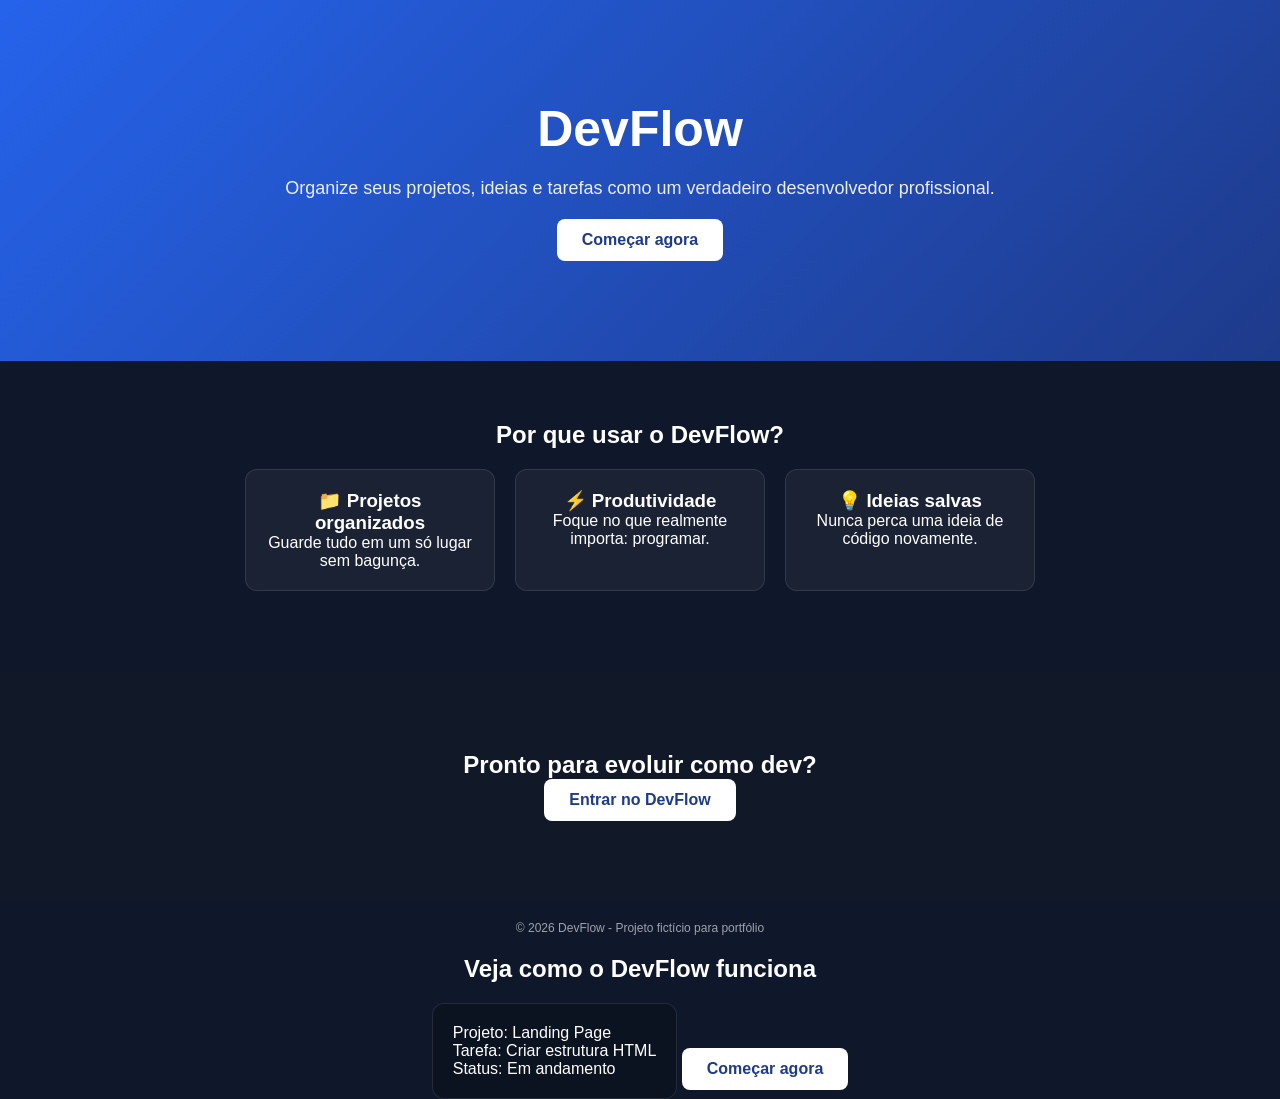
<file: index.html>
<!DOCTYPE html>
<html lang="pt-br">
<head>
  <meta charset="UTF-8">
  <meta name="viewport" content="width=device-width, initial-scale=1.0">
  <title>DevFlow - Organize seus projetos</title>
  <link rel="stylesheet" href="style.css">
</head>
<body>

  <header class="hero">
    <h1>DevFlow</h1>
    <p>Organize seus projetos, ideias e tarefas como um verdadeiro desenvolvedor profissional.</p>
  <a href="dashboard.html" class="btn">
  Começar agora
</a>
  </header>

  <section class="features">
    <h2>Por que usar o DevFlow?</h2>

    <div class="cards">
      <div class="card">
        <h3>📁 Projetos organizados</h3>
        <p>Guarde tudo em um só lugar sem bagunça.</p>
      </div>

      <div class="card">
        <h3>⚡ Produtividade</h3>
        <p>Foque no que realmente importa: programar.</p>
      </div>

      <div class="card">
        <h3>💡 Ideias salvas</h3>
        <p>Nunca perca uma ideia de código novamente.</p>
      </div>
    </div>
  </section>

  <section class="cta">
    <h2>Pronto para evoluir como dev?</h2>
    <a href="#" class="btn">Entrar no DevFlow</a>
  </section>

  <footer>
    <p>© 2026 DevFlow - Projeto fictício para portfólio</p>
  </footer>

</body>
</html
<section class="preview">
  <h2>Veja como o DevFlow funciona</h2>
  <div class="mock">
    <p> Projeto: Landing Page</p>
    <p> Tarefa: Criar estrutura HTML</p>
    <p> Status: Em andamento</p>
  </div>
</section>
<a href="dashboard.html" class="btn">
  Começar agora
</a>
<div id="modal" class="modal">
  <div class="modal-content">
    <h2>Bem-vindo ao DevFlow 🚀</h2>
    <p>Esse é um projeto de portfólio.</p>
    
    <button onclick="fecharModal()">Fechar</button>
  </div>
</div>
<script>
  function abrirModal() {
    document.getElementById("modal").style.display = "flex";
  }
  
  function fecharModal() {
    document.getElementById("modal").style.display = "none";
  }
</file>
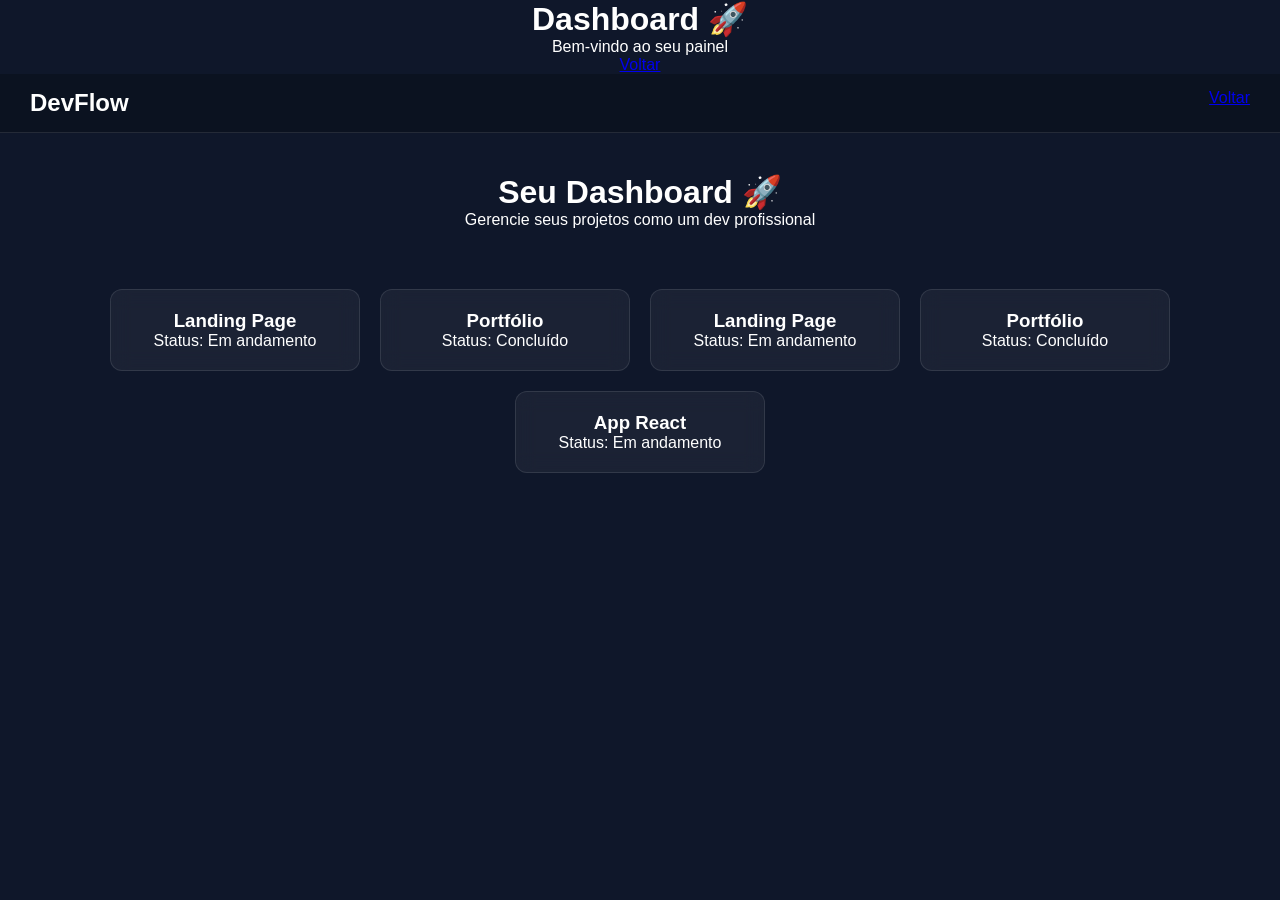
<file: dashboard.html>
<!DOCTYPE html>
<html lang="pt-br">
<head>
  <meta charset="UTF-8">
  <title>Dashboard - DevFlow</title>
  <link rel="stylesheet" href="style.css">
</head>
<body>

  <h1>Dashboard 🚀</h1>
  <p>Bem-vindo ao seu painel</p>

  <a href="index.html">Voltar</a>

</body>
</html>
<!DOCTYPE html>
<html lang="pt-br">
<head>
  <meta charset="UTF-8">
  <title>Dashboard - DevFlow</title>
  <link rel="stylesheet" href="style.css">
</head>

<body>

  <!-- NAVBAR -->
  <nav class="navbar">
    <h2>DevFlow</h2>
    <a href="index.html">Voltar</a>
  </nav>

  <!-- HEADER -->
  <header class="dash-header">
    <h1>Seu Dashboard 🚀</h1>
    <p>Gerencie seus projetos como um dev profissional</p>
  </header>

  <!-- CARDS -->
  <section class="cards">

    <div class="card">
      <h3>Landing Page</h3>
      <p>Status: Em andamento</p>
    </div>

    <div class="card">
      <h3>Portfólio</h3>
      <p>Status: Concluído</p>
    </div>

  <div class="card" onclick="mudarStatus(this)">
  <h3>Landing Page</h3>
  <p class="status">Status: Em andamento</p>
</div>

<div class="card" onclick="mudarStatus(this)">
  <h3>Portfólio</h3>
  <p class="status">Status: Concluído</p>
</div>

<div class="card" onclick="mudarStatus(this)">
  <h3>App React</h3>
  <p class="status">Status: Em andamento</p>
</div>

  </section>
<script>
  function mudarStatus(card) {
    const status = card.querySelector(".status");
    
    if (status.innerText.includes("Em andamento")) {
      status.innerText = "Status: Concluído";
      card.style.borderColor = "limegreen";
    } else {
      status.innerText = "Status: Em andamento";
      card.style.borderColor = "orange";
    }
  }
</script>

</body>
</html>
</file>
<file: style.css>
@import url('https://fonts.googleapis.com/css2?family=Inter:wght@300;400;600;700&display=swap');

* {
  font-family: 'Inter', sans-serif;
}
* {
  margin: 0;
  padding: 0;
  box-sizing: border-box;
  font-family: Arial, sans-serif;
}

body {
  background: #0f172a;
  color: white;
  text-align: center;
}

/* HERO */
.hero {
  padding: 100px 20px;
  background: linear-gradient(135deg, #2563eb, #1e3a8a);
}

.hero h1 {
  font-size: 50px;
}

.hero p {
  margin: 20px 0;
  font-size: 18px;
  opacity: 0.9;
}

/* BOTÃO */
.btn {
  display: inline-block;
  padding: 12px 25px;
  background: white;
  color: #1e3a8a;
  font-weight: bold;
  border-radius: 8px;
  text-decoration: none;
  transition: 0.3s;
}

.btn:hover {
  transform: scale(1.05);
}

/* FEATURES */
.features {
  padding: 60px 20px;
}

.card {
  background: rgba(255, 255, 255, 0.05);
  padding: 25px;
  border-radius: 15px;
  width: 260px;
  backdrop-filter: blur(10px);
  border: 1px solid rgba(255, 255, 255, 0.1);
  transition: 0.3s;
}

.card:hover {
  transform: translateY(-10px);
}

/* CTA */
.cta {
  padding: 80px 20px;
  background: #111827;
}

/* FOOTER */
footer {
  padding: 20px;
  font-size: 12px;
  opacity: 0.6;
}
@media (max-width: 768px) {
  .hero h1 {
    font-size: 36px;
  }
  
  .cards {
    flex-direction: column;
    align-items: center;
  }
}
@keyframes fadeUp {
  from {
    opacity: 0;
    transform: translateY(20px);
  }
  to {
    opacity: 1;
    transform: translateY(0);
  }
}

.hero, .features, .cta {
  animation: fadeUp 1s ease forwards;
}
.preview {
  padding: 60px 20px;
}

.mock {
  background: #0b1220;
  padding: 20px;
  border-radius: 12px;
  display: inline-block;
  margin-top: 20px;
  text-align: left;
  border: 1px solid rgba(255, 255, 255, 0.1);
}
.modal {
  display: none;
  position: fixed;
  top: 0;
  left: 0;
  width: 100%;
  height: 100%;
  background: rgba(0, 0, 0, 0.7);
  justify-content: center;
  align-items: center;
}

.modal-content {
  background: white;
  color: black;
  padding: 20px;
  border-radius: 10px;
  text-align: center;
}
/* NAVBAR */
.navbar {
  display: flex;
  justify-content: space-between;
  padding: 15px 30px;
  background: #0b1220;
  border-bottom: 1px solid rgba(255, 255, 255, 0.1);
}

/* HEADER */
.dash-header {
  text-align: center;
  padding: 40px 20px;
}

/* CARDS */
.cards {
  display: flex;
  justify-content: center;
  gap: 20px;
  padding: 20px;
  flex-wrap: wrap;
}

.card {
  background: rgba(255, 255, 255, 0.05);
  padding: 20px;
  border-radius: 12px;
  width: 250px;
  border: 1px solid rgba(255, 255, 255, 0.1);
  transition: 0.3s;.card {
  cursor: pointer;
}
}

.card:hover {
  transform: translateY(-5px);
}
</file>
